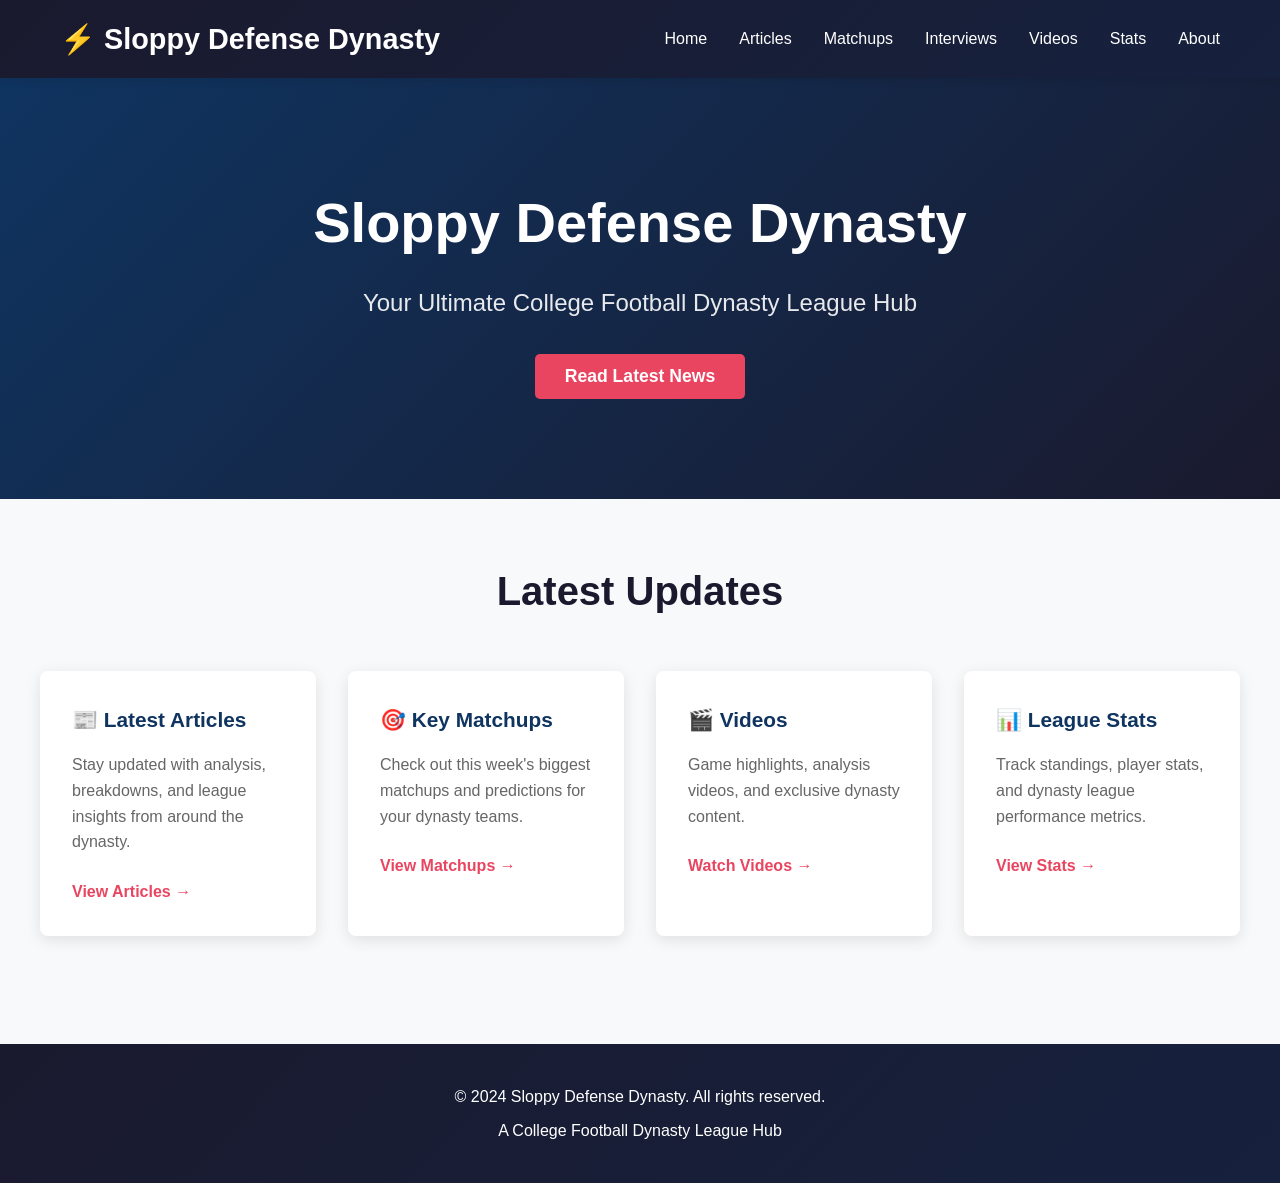
<file: index.html>
<!DOCTYPE html>
<html lang="en">
<head>
    <meta charset="UTF-8">
    <meta name="viewport" content="width=device-width, initial-scale=1.0">
    <title>Sloppy Defense Dynasty</title>
    <link rel="stylesheet" href="style.css">
</head>
<body>
    <!-- Navigation -->
    <nav class="navbar">
        <div class="container">
            <div class="nav-brand">
                <h1>⚡ Sloppy Defense Dynasty</h1>
            </div>
            <ul class="nav-links">
                <li><a href="index.html">Home</a></li>
                <li><a href="articles.html">Articles</a></li>
                <li><a href="matchups.html">Matchups</a></li>
                <li><a href="interviews.html">Interviews</a></li>
                <li><a href="videos.html">Videos</a></li>
                <li><a href="stats.html">Stats</a></li>
                <li><a href="about.html">About</a></li>
            </ul>
        </div>
    </nav>

    <!-- Hero Section -->
    <div class="hero">
        <div class="hero-content">
            <h1>Sloppy Defense Dynasty</h1>
            <p>Your Ultimate College Football Dynasty League Hub</p>
            <button class="cta-btn" onclick="window.location.href='articles.html'">Read Latest News</button>
        </div>
    </div>

    <!-- Latest Content Section -->
    <section class="container latest-section">
        <h2>Latest Updates</h2>
        <div class="latest-grid">
            <div class="latest-card">
                <h3>📰 Latest Articles</h3>
                <p>Stay updated with analysis, breakdowns, and league insights from around the dynasty.</p>
                <a href="articles.html" class="card-link">View Articles →</a>
            </div>
            <div class="latest-card">
                <h3>🎯 Key Matchups</h3>
                <p>Check out this week's biggest matchups and predictions for your dynasty teams.</p>
                <a href="matchups.html" class="card-link">View Matchups →</a>
            </div>
            <div class="latest-card">
                <h3>🎬 Videos</h3>
                <p>Game highlights, analysis videos, and exclusive dynasty content.</p>
                <a href="videos.html" class="card-link">Watch Videos →</a>
            </div>
            <div class="latest-card">
                <h3>📊 League Stats</h3>
                <p>Track standings, player stats, and dynasty league performance metrics.</p>
                <a href="stats.html" class="card-link">View Stats →</a>
            </div>
        </div>
    </section>

    <!-- Footer -->
    <footer class="footer">
        <div class="container">
            <p>&copy; 2024 Sloppy Defense Dynasty. All rights reserved.</p>
            <p>A College Football Dynasty League Hub</p>
        </div>
    </footer>

    <script src="script.js"></script>
</body>
</html>
</file>
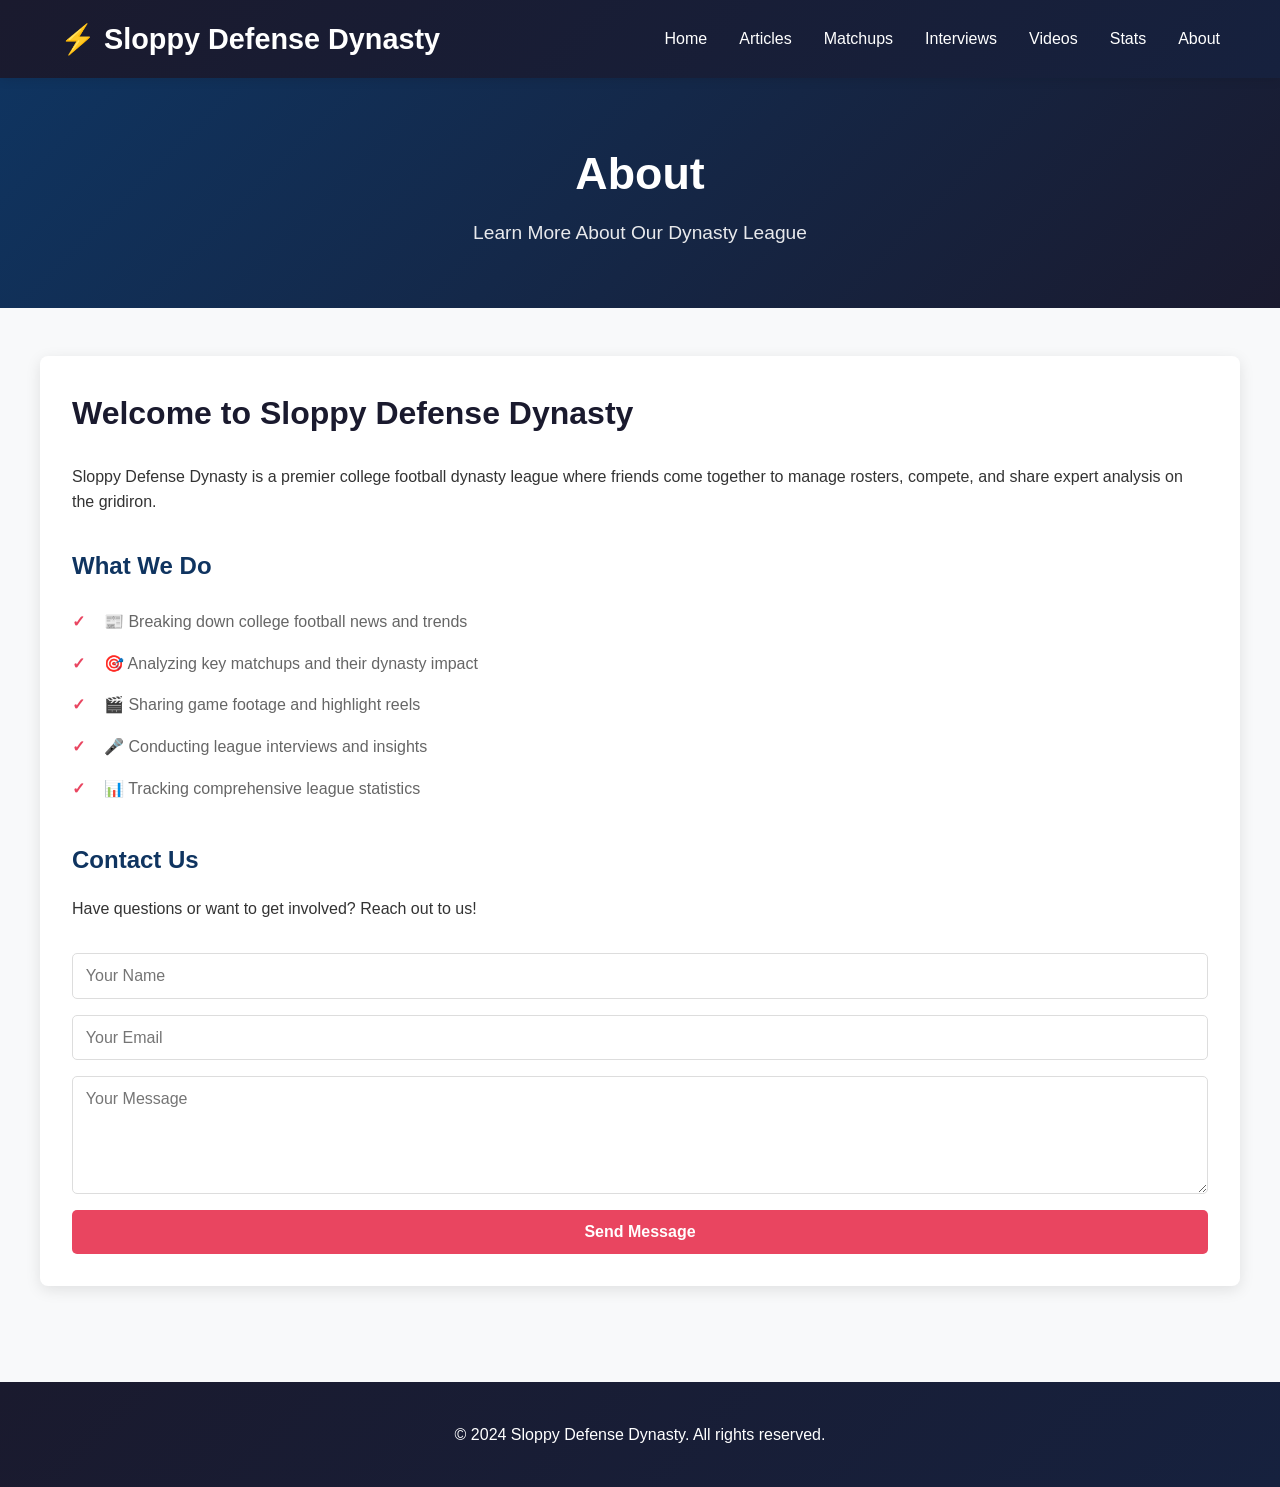
<file: about.html>
<!DOCTYPE html>
<html lang="en">
<head>
    <meta charset="UTF-8">
    <meta name="viewport" content="width=device-width, initial-scale=1.0">
    <title>About - Sloppy Defense Dynasty</title>
    <link rel="stylesheet" href="style.css">
</head>
<body>
    <!-- Navigation -->
    <nav class="navbar">
        <div class="container">
            <div class="nav-brand">
                <h1>⚡ Sloppy Defense Dynasty</h1>
            </div>
            <ul class="nav-links">
                <li><a href="index.html">Home</a></li>
                <li><a href="articles.html">Articles</a></li>
                <li><a href="matchups.html">Matchups</a></li>
                <li><a href="interviews.html">Interviews</a></li>
                <li><a href="videos.html">Videos</a></li>
                <li><a href="stats.html">Stats</a></li>
                <li><a href="about.html">About</a></li>
            </ul>
        </div>
    </nav>

    <!-- Page Header -->
    <div class="page-header">
        <h1>About</h1>
        <p>Learn More About Our Dynasty League</p>
    </div>

    <!-- About Section -->
    <section class="container about-section">
        <div class="about-content">
            <h2>Welcome to Sloppy Defense Dynasty</h2>
            <p>Sloppy Defense Dynasty is a premier college football dynasty league where friends come together to manage rosters, compete, and share expert analysis on the gridiron.</p>
            
            <h3>What We Do</h3>
            <ul>
                <li>📰 Breaking down college football news and trends</li>
                <li>🎯 Analyzing key matchups and their dynasty impact</li>
                <li>🎬 Sharing game footage and highlight reels</li>
                <li>🎤 Conducting league interviews and insights</li>
                <li>📊 Tracking comprehensive league statistics</li>
            </ul>

            <h3>Contact Us</h3>
            <p>Have questions or want to get involved? Reach out to us!</p>
            <form class="contact-form" id="contactForm">
                <input type="text" placeholder="Your Name" required>
                <input type="email" placeholder="Your Email" required>
                <textarea placeholder="Your Message" rows="5" required></textarea>
                <button type="submit" class="submit-btn">Send Message</button>
            </form>
        </div>
    </section>

    <!-- Footer -->
    <footer class="footer">
        <div class="container">
            <p>&copy; 2024 Sloppy Defense Dynasty. All rights reserved.</p>
        </div>
    </footer>

    <script src="script.js"></script>
</body>
</html>
</file>
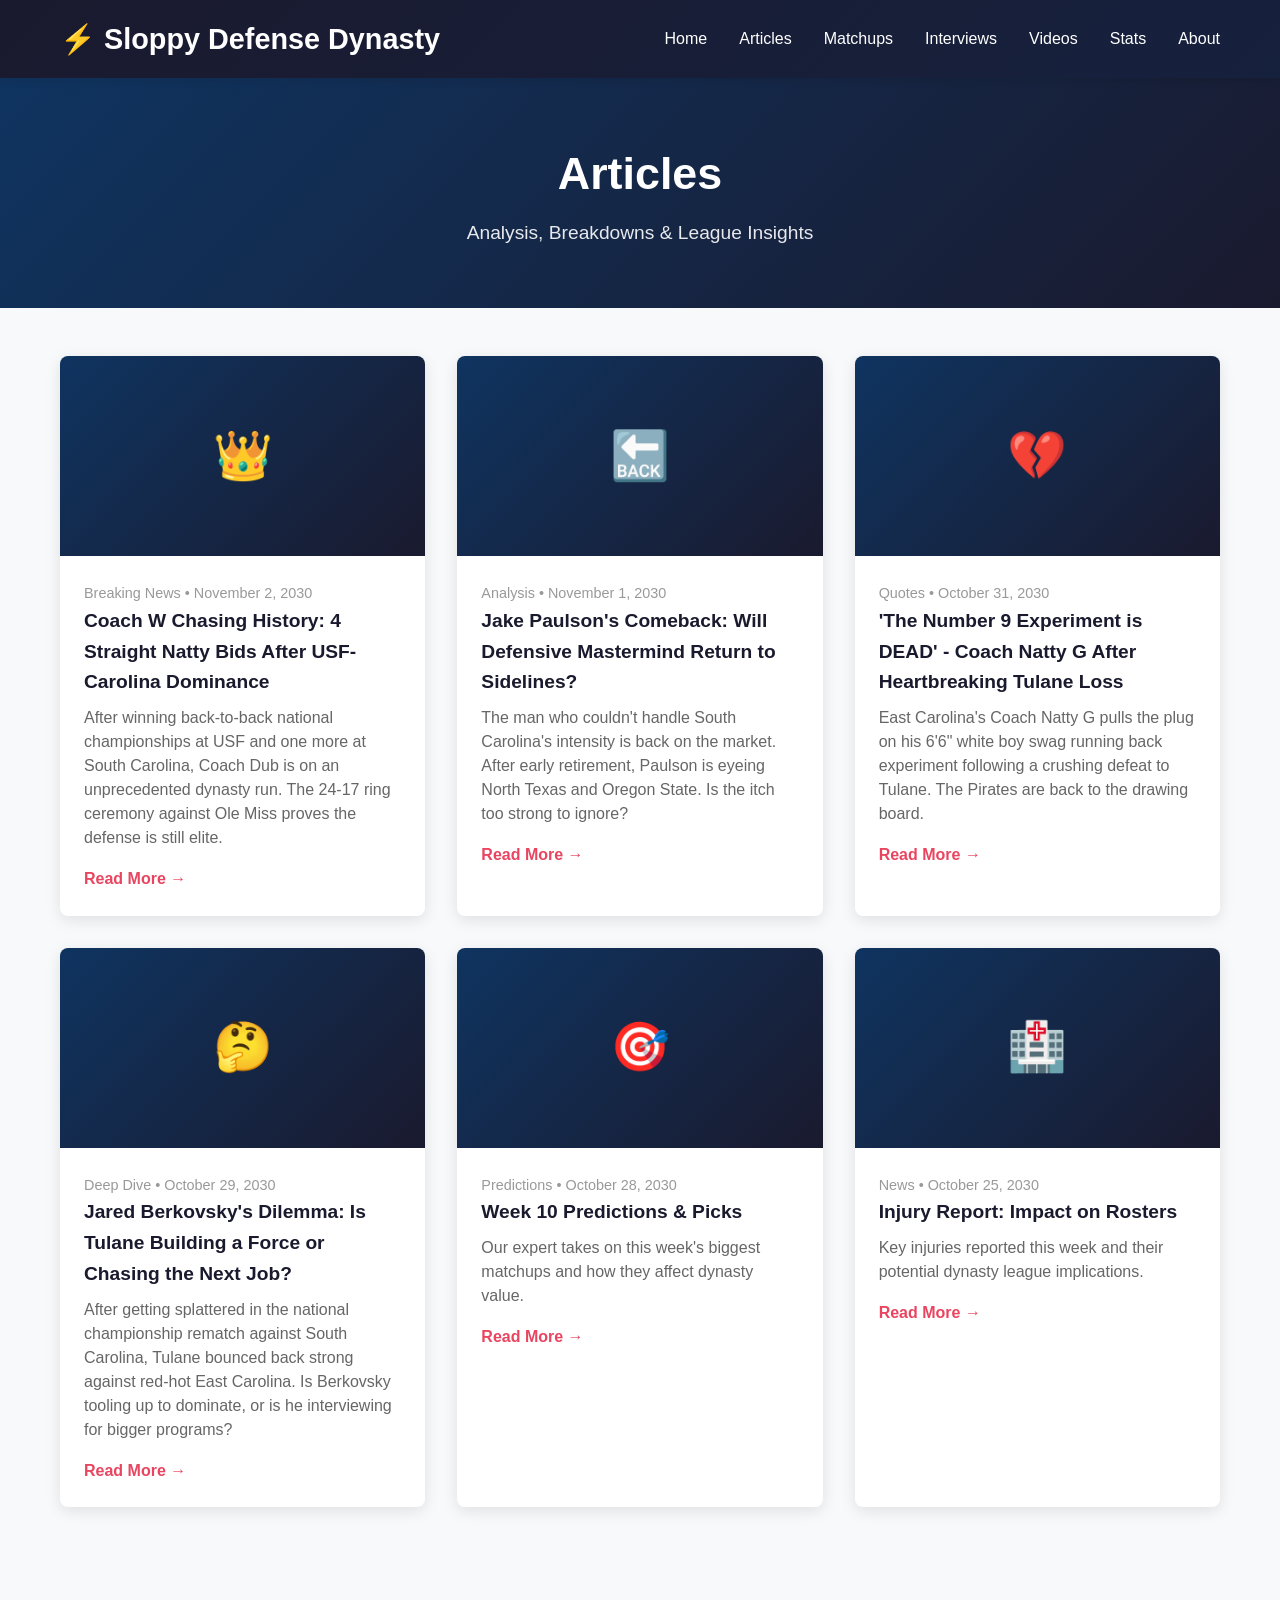
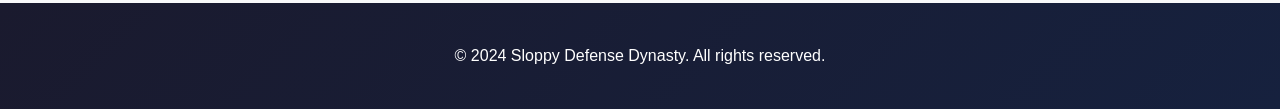
<file: articles.html>
<!DOCTYPE html>
<html lang="en">
<head>
    <meta charset="UTF-8">
    <meta name="viewport" content="width=device-width, initial-scale=1.0">
    <title>Articles - Sloppy Defense Dynasty</title>
    <link rel="stylesheet" href="style.css">
</head>
<body>
    <!-- Navigation -->
    <nav class="navbar">
        <div class="container">
            <div class="nav-brand">
                <h1>⚡ Sloppy Defense Dynasty</h1>
            </div>
            <ul class="nav-links">
                <li><a href="index.html">Home</a></li>
                <li><a href="articles.html">Articles</a></li>
                <li><a href="matchups.html">Matchups</a></li>
                <li><a href="interviews.html">Interviews</a></li>
                <li><a href="videos.html">Videos</a></li>
                <li><a href="stats.html">Stats</a></li>
                <li><a href="about.html">About</a></li>
            </ul>
        </div>
    </nav>

    <!-- Page Header -->
    <div class="page-header">
        <h1>Articles</h1>
        <p>Analysis, Breakdowns & League Insights</p>
    </div>

    <!-- Articles Section -->
    <section class="container">
        <div class="articles-grid" id="articlesContainer">
            <!-- Articles will be populated by JavaScript -->
        </div>
    </section>

    <!-- Footer -->
    <footer class="footer">
        <div class="container">
            <p>&copy; 2024 Sloppy Defense Dynasty. All rights reserved.</p>
        </div>
    </footer>

    <script src="script.js"></script>
</body>
</html>
</file>
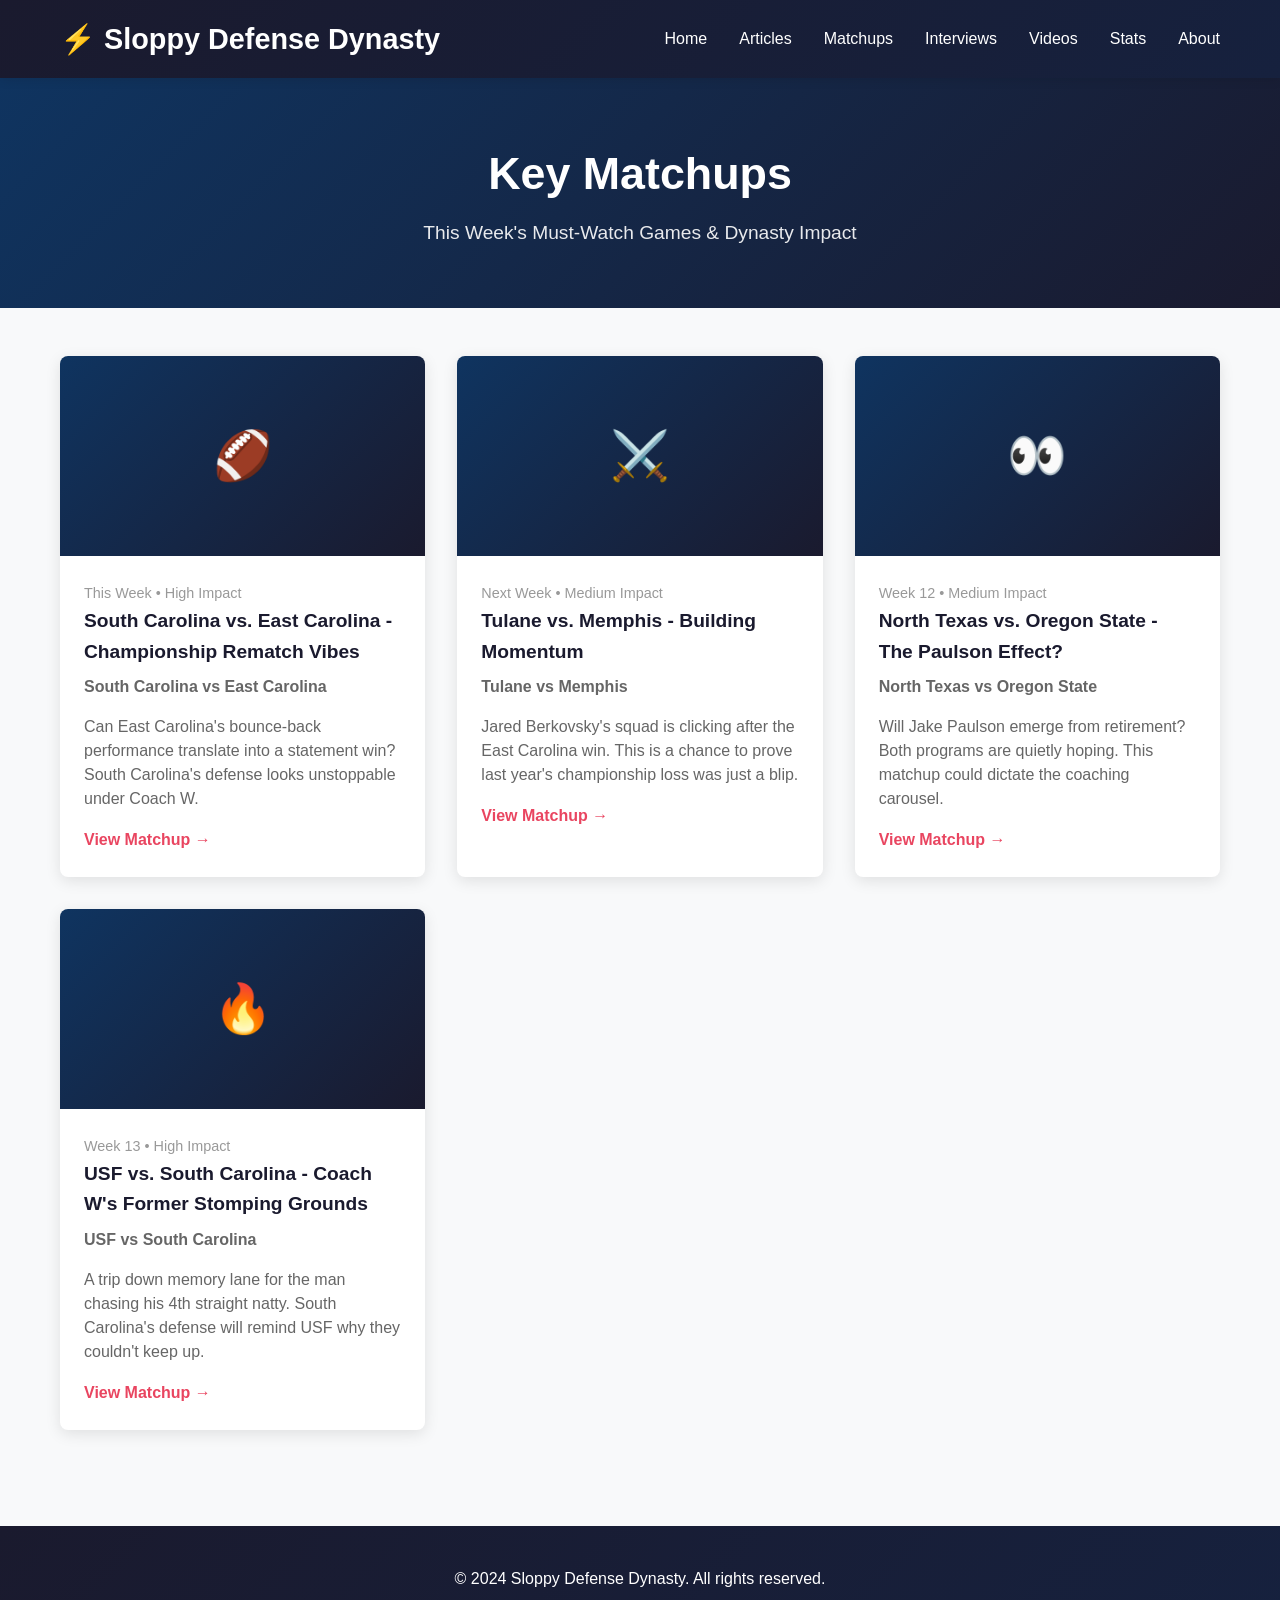
<file: matchups.html>
<!DOCTYPE html>
<html lang="en">
<head>
    <meta charset="UTF-8">
    <meta name="viewport" content="width=device-width, initial-scale=1.0">
    <title>Key Matchups - Sloppy Defense Dynasty</title>
    <link rel="stylesheet" href="style.css">
</head>
<body>
    <!-- Navigation -->
    <nav class="navbar">
        <div class="container">
            <div class="nav-brand">
                <h1>⚡ Sloppy Defense Dynasty</h1>
            </div>
            <ul class="nav-links">
                <li><a href="index.html">Home</a></li>
                <li><a href="articles.html">Articles</a></li>
                <li><a href="matchups.html">Matchups</a></li>
                <li><a href="interviews.html">Interviews</a></li>
                <li><a href="videos.html">Videos</a></li>
                <li><a href="stats.html">Stats</a></li>
                <li><a href="about.html">About</a></li>
            </ul>
        </div>
    </nav>

    <!-- Page Header -->
    <div class="page-header">
        <h1>Key Matchups</h1>
        <p>This Week's Must-Watch Games & Dynasty Impact</p>
    </div>

    <!-- Matchups Section -->
    <section class="container">
        <div class="matchups-grid" id="matchupsContainer">
            <!-- Matchups will be populated by JavaScript -->
        </div>
    </section>

    <!-- Footer -->
    <footer class="footer">
        <div class="container">
            <p>&copy; 2024 Sloppy Defense Dynasty. All rights reserved.</p>
        </div>
    </footer>

    <script src="script.js"></script>
</body>
</html>
</file>
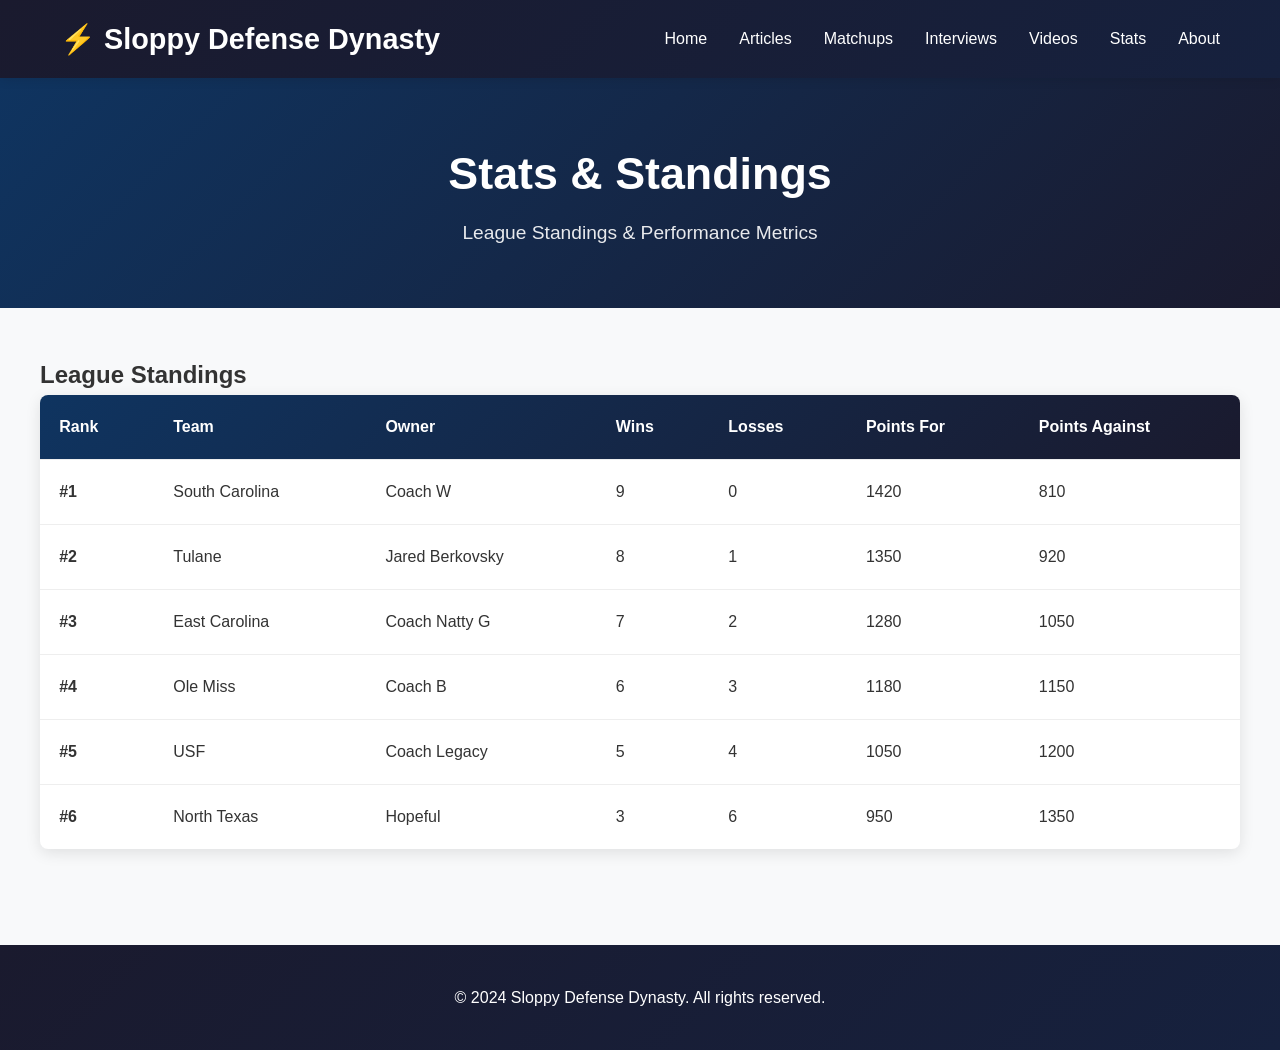
<file: stats.html>
<!DOCTYPE html>
<html lang="en">
<head>
    <meta charset="UTF-8">
    <meta name="viewport" content="width=device-width, initial-scale=1.0">
    <title>Stats & Standings - Sloppy Defense Dynasty</title>
    <link rel="stylesheet" href="style.css">
</head>
<body>
    <!-- Navigation -->
    <nav class="navbar">
        <div class="container">
            <div class="nav-brand">
                <h1>⚡ Sloppy Defense Dynasty</h1>
            </div>
            <ul class="nav-links">
                <li><a href="index.html">Home</a></li>
                <li><a href="articles.html">Articles</a></li>
                <li><a href="matchups.html">Matchups</a></li>
                <li><a href="interviews.html">Interviews</a></li>
                <li><a href="videos.html">Videos</a></li>
                <li><a href="stats.html">Stats</a></li>
                <li><a href="about.html">About</a></li>
            </ul>
        </div>
    </nav>

    <!-- Page Header -->
    <div class="page-header">
        <h1>Stats & Standings</h1>
        <p>League Standings & Performance Metrics</p>
    </div>

    <!-- Stats Section -->
    <section class="container stats-section">
        <h2>League Standings</h2>
        <table class="stats-table">
            <thead>
                <tr>
                    <th>Rank</th>
                    <th>Team</th>
                    <th>Owner</th>
                    <th>Wins</th>
                    <th>Losses</th>
                    <th>Points For</th>
                    <th>Points Against</th>
                </tr>
            </thead>
            <tbody id="standingsContainer">
                <!-- Standings will be populated by JavaScript -->
            </tbody>
        </table>
    </section>

    <!-- Footer -->
    <footer class="footer">
        <div class="container">
            <p>&copy; 2024 Sloppy Defense Dynasty. All rights reserved.</p>
        </div>
    </footer>

    <script src="script.js"></script>
</body>
</html>
</file>
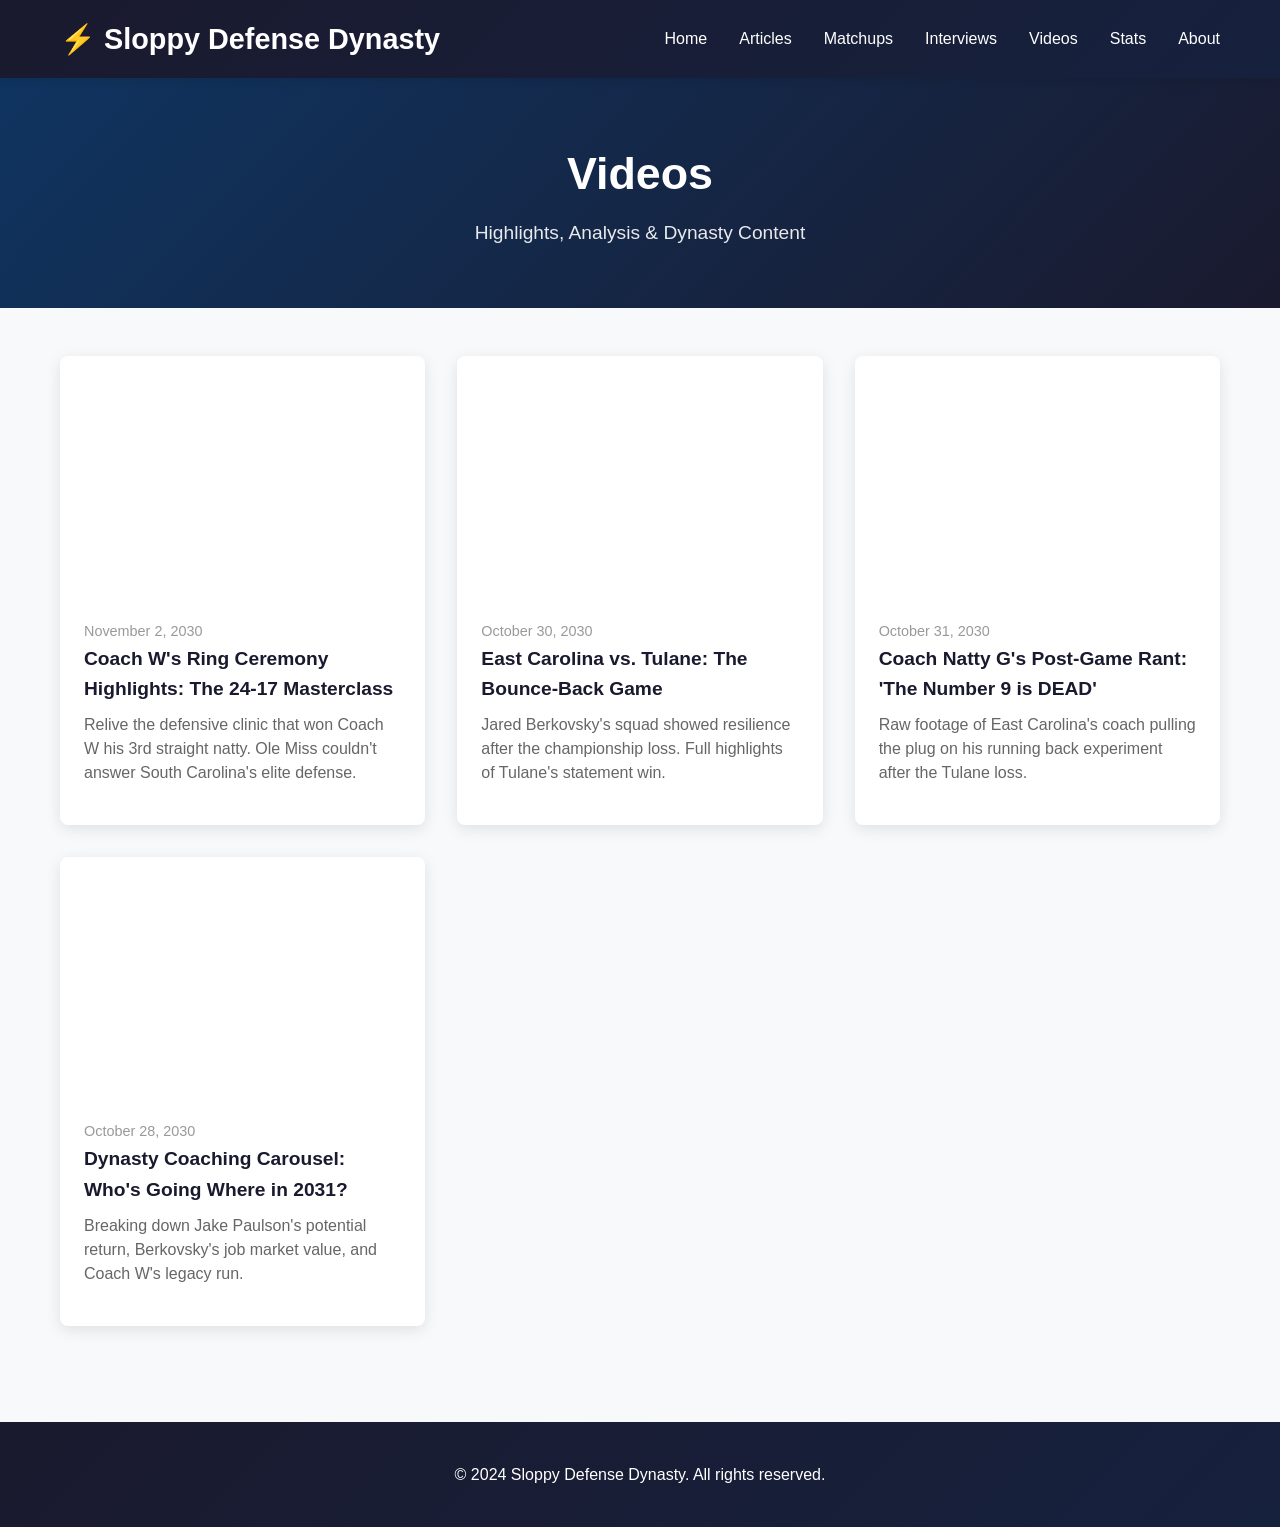
<file: videos.html>
<!DOCTYPE html>
<html lang="en">
<head>
    <meta charset="UTF-8">
    <meta name="viewport" content="width=device-width, initial-scale=1.0">
    <title>Videos - Sloppy Defense Dynasty</title>
    <link rel="stylesheet" href="style.css">
</head>
<body>
    <!-- Navigation -->
    <nav class="navbar">
        <div class="container">
            <div class="nav-brand">
                <h1>⚡ Sloppy Defense Dynasty</h1>
            </div>
            <ul class="nav-links">
                <li><a href="index.html">Home</a></li>
                <li><a href="articles.html">Articles</a></li>
                <li><a href="matchups.html">Matchups</a></li>
                <li><a href="interviews.html">Interviews</a></li>
                <li><a href="videos.html">Videos</a></li>
                <li><a href="stats.html">Stats</a></li>
                <li><a href="about.html">About</a></li>
            </ul>
        </div>
    </nav>

    <!-- Page Header -->
    <div class="page-header">
        <h1>Videos</h1>
        <p>Highlights, Analysis & Dynasty Content</p>
    </div>

    <!-- Videos Section -->
    <section class="container">
        <div class="videos-grid" id="videosContainer">
            <!-- Videos will be populated by JavaScript -->
        </div>
    </section>

    <!-- Footer -->
    <footer class="footer">
        <div class="container">
            <p>&copy; 2024 Sloppy Defense Dynasty. All rights reserved.</p>
        </div>
    </footer>

    <script src="script.js"></script>
</body>
</html>
</file>
<file: style.css>
* {
    margin: 0;
    padding: 0;
    box-sizing: border-box;
}

body {
    font-family: 'Segoe UI', Tahoma, Geneva, Verdana, sans-serif;
    line-height: 1.6;
    color: #333;
    background-color: #f8f9fa;
}

.container {
    max-width: 1200px;
    margin: 0 auto;
    padding: 0 20px;
}

/* Navigation */
.navbar {
    background: linear-gradient(135deg, #1a1a2e 0%, #16213e 100%);
    color: white;
    padding: 1rem 0;
    position: sticky;
    top: 0;
    z-index: 1000;
    box-shadow: 0 2px 10px rgba(0, 0, 0, 0.1);
}

.navbar .container {
    display: flex;
    justify-content: space-between;
    align-items: center;
}

.nav-brand h1 {
    font-size: 1.8rem;
    font-weight: bold;
}

.nav-links {
    display: flex;
    list-style: none;
    gap: 2rem;
}

.nav-links a {
    color: white;
    text-decoration: none;
    transition: color 0.3s;
    font-weight: 500;
}

.nav-links a:hover {
    color: #0f3460;
}

/* Hero Section */
.hero {
    background: linear-gradient(135deg, #0f3460 0%, #1a1a2e 100%);
    color: white;
    padding: 100px 20px;
    text-align: center;
}

.hero-content h1 {
    font-size: 3.5rem;
    margin-bottom: 1rem;
    font-weight: bold;
}

.hero-content p {
    font-size: 1.5rem;
    margin-bottom: 2rem;
    opacity: 0.9;
}

.cta-btn {
    background-color: #e94560;
    color: white;
    padding: 12px 30px;
    border: none;
    border-radius: 5px;
    font-size: 1.1rem;
    cursor: pointer;
    transition: background-color 0.3s;
    font-weight: bold;
}

.cta-btn:hover {
    background-color: #d63d52;
}

/* Latest Section */
.latest-section {
    padding: 60px 0;
}

.latest-section h2 {
    text-align: center;
    font-size: 2.5rem;
    margin-bottom: 3rem;
    color: #1a1a2e;
}

.latest-grid {
    display: grid;
    grid-template-columns: repeat(auto-fit, minmax(250px, 1fr));
    gap: 2rem;
}

.latest-card {
    background: white;
    padding: 2rem;
    border-radius: 8px;
    box-shadow: 0 4px 15px rgba(0, 0, 0, 0.1);
    transition: transform 0.3s, box-shadow 0.3s;
}

.latest-card:hover {
    transform: translateY(-5px);
    box-shadow: 0 8px 25px rgba(0, 0, 0, 0.15);
}

.latest-card h3 {
    color: #0f3460;
    margin-bottom: 1rem;
    font-size: 1.3rem;
}

.latest-card p {
    color: #666;
    margin-bottom: 1.5rem;
}

.card-link {
    color: #e94560;
    text-decoration: none;
    font-weight: bold;
    transition: color 0.3s;
}

.card-link:hover {
    color: #d63d52;
}

/* Page Header */
.page-header {
    background: linear-gradient(135deg, #0f3460 0%, #1a1a2e 100%);
    color: white;
    padding: 60px 20px;
    text-align: center;
}

.page-header h1 {
    font-size: 2.8rem;
    margin-bottom: 0.5rem;
}

.page-header p {
    font-size: 1.2rem;
    opacity: 0.9;
}

/* Articles Grid */
.articles-grid,
.matchups-grid,
.interviews-grid,
.videos-grid {
    display: grid;
    grid-template-columns: repeat(auto-fill, minmax(300px, 1fr));
    gap: 2rem;
    padding: 3rem 0;
}

.article-card,
.matchup-card,
.interview-card,
.video-card {
    background: white;
    border-radius: 8px;
    overflow: hidden;
    box-shadow: 0 4px 15px rgba(0, 0, 0, 0.1);
    transition: transform 0.3s, box-shadow 0.3s;
}

.article-card:hover,
.matchup-card:hover,
.interview-card:hover,
.video-card:hover {
    transform: translateY(-8px);
    box-shadow: 0 8px 25px rgba(0, 0, 0, 0.15);
}

.card-image {
    width: 100%;
    height: 200px;
    background: linear-gradient(135deg, #0f3460, #1a1a2e);
    display: flex;
    align-items: center;
    justify-content: center;
    font-size: 3rem;
}

.card-content {
    padding: 1.5rem;
}

.card-content h3 {
    color: #1a1a2e;
    margin-bottom: 0.5rem;
    font-size: 1.2rem;
}

.card-meta {
    color: #999;
    font-size: 0.9rem;
    margin-bottom: 0.5rem;
}

.card-content p {
    color: #666;
    margin-bottom: 1rem;
    line-height: 1.5;
}

.read-more {
    color: #e94560;
    text-decoration: none;
    font-weight: bold;
    transition: color 0.3s;
}

.read-more:hover {
    color: #d63d52;
}

/* Video Embed */
.video-embed {
    position: relative;
    width: 100%;
    padding-bottom: 56.25%;
    height: 0;
    overflow: hidden;
    border-radius: 8px;
    margin: 1rem 0;
}

.video-embed iframe {
    position: absolute;
    top: 0;
    left: 0;
    width: 100%;
    height: 100%;
    border: none;
}

/* Stats Table */
.stats-section {
    padding: 3rem 0;
}

.stats-table {
    width: 100%;
    border-collapse: collapse;
    background: white;
    border-radius: 8px;
    overflow: hidden;
    box-shadow: 0 4px 15px rgba(0, 0, 0, 0.1);
}

.stats-table thead {
    background: linear-gradient(135deg, #0f3460 0%, #1a1a2e 100%);
    color: white;
}

.stats-table th,
.stats-table td {
    padding: 1.2rem;
    text-align: left;
    border-bottom: 1px solid #eee;
}

.stats-table tbody tr:hover {
    background-color: #f5f5f5;
}

.stats-table tbody tr:last-child td {
    border-bottom: none;
}

/* About Section */
.about-section {
    padding: 3rem 0;
}

.about-content {
    background: white;
    padding: 2rem;
    border-radius: 8px;
    box-shadow: 0 4px 15px rgba(0, 0, 0, 0.1);
}

.about-content h2 {
    color: #1a1a2e;
    margin-bottom: 1.5rem;
    font-size: 2rem;
}

.about-content h3 {
    color: #0f3460;
    margin-top: 2rem;
    margin-bottom: 1rem;
    font-size: 1.5rem;
}

.about-content ul {
    list-style: none;
    margin-bottom: 1.5rem;
}

.about-content ul li {
    padding: 0.5rem 0;
    color: #666;
    padding-left: 2rem;
    position: relative;
}

.about-content ul li:before {
    content: "✓";
    position: absolute;
    left: 0;
    color: #e94560;
    font-weight: bold;
}

/* Contact Form */
.contact-form {
    display: flex;
    flex-direction: column;
    gap: 1rem;
    margin-top: 2rem;
}

.contact-form input,
.contact-form textarea {
    padding: 0.8rem;
    border: 1px solid #ddd;
    border-radius: 5px;
    font-family: inherit;
    font-size: 1rem;
}

.contact-form input:focus,
.contact-form textarea:focus {
    outline: none;
    border-color: #e94560;
    box-shadow: 0 0 5px rgba(233, 69, 96, 0.3);
}

.submit-btn {
    background-color: #e94560;
    color: white;
    padding: 0.8rem;
    border: none;
    border-radius: 5px;
    font-size: 1rem;
    cursor: pointer;
    font-weight: bold;
    transition: background-color 0.3s;
}

.submit-btn:hover {
    background-color: #d63d52;
}

/* Footer */
.footer {
    background: linear-gradient(135deg, #1a1a2e 0%, #16213e 100%);
    color: white;
    text-align: center;
    padding: 2rem 0;
    margin-top: 3rem;
}

.footer p {
    margin: 0.5rem 0;
}

/* Responsive Design */
@media (max-width: 768px) {
    .nav-links {
        gap: 1rem;
        flex-wrap: wrap;
    }

    .nav-links a {
        font-size: 0.9rem;
    }

    .hero-content h1 {
        font-size: 2rem;
    }

    .hero-content p {
        font-size: 1.1rem;
    }

    .latest-section h2 {
        font-size: 1.8rem;
    }

    .page-header h1 {
        font-size: 2rem;
    }

    .stats-table th,
    .stats-table td {
        padding: 0.8rem;
        font-size: 0.9rem;
    }
}
</file>
